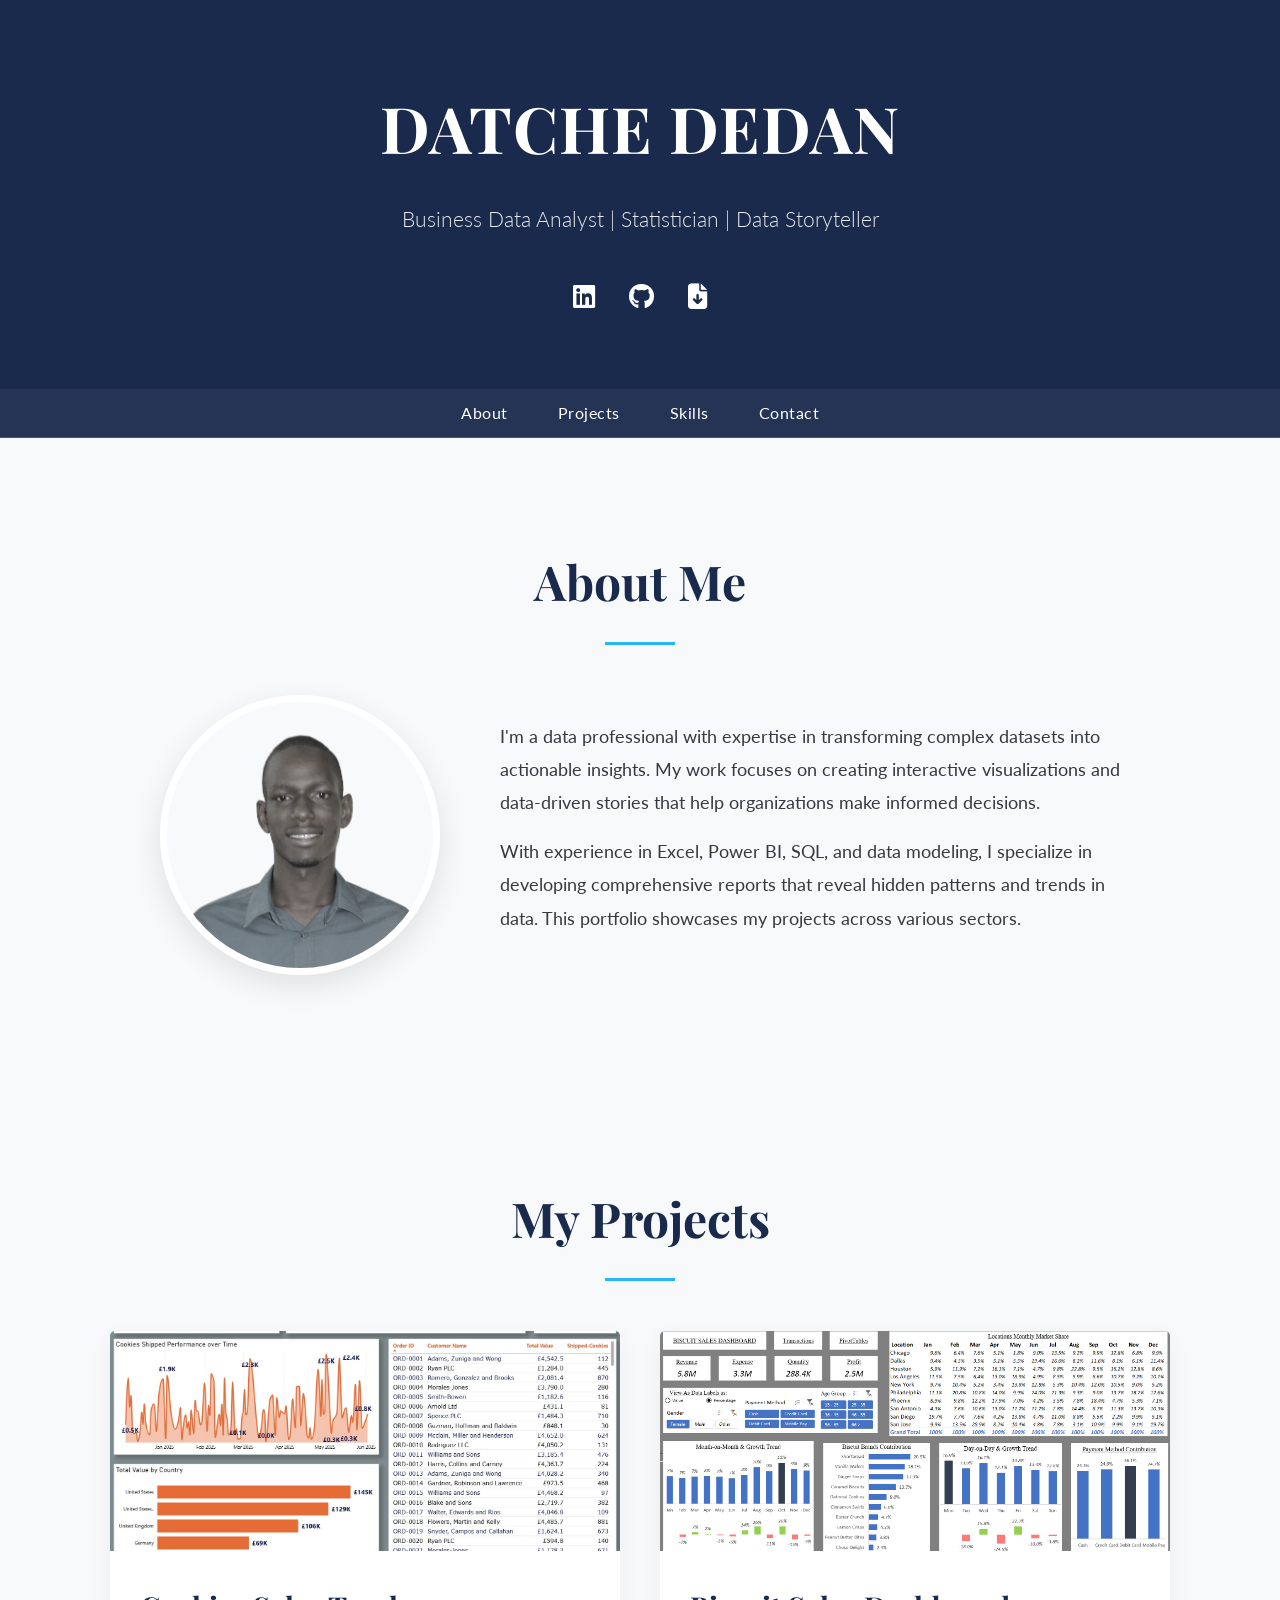
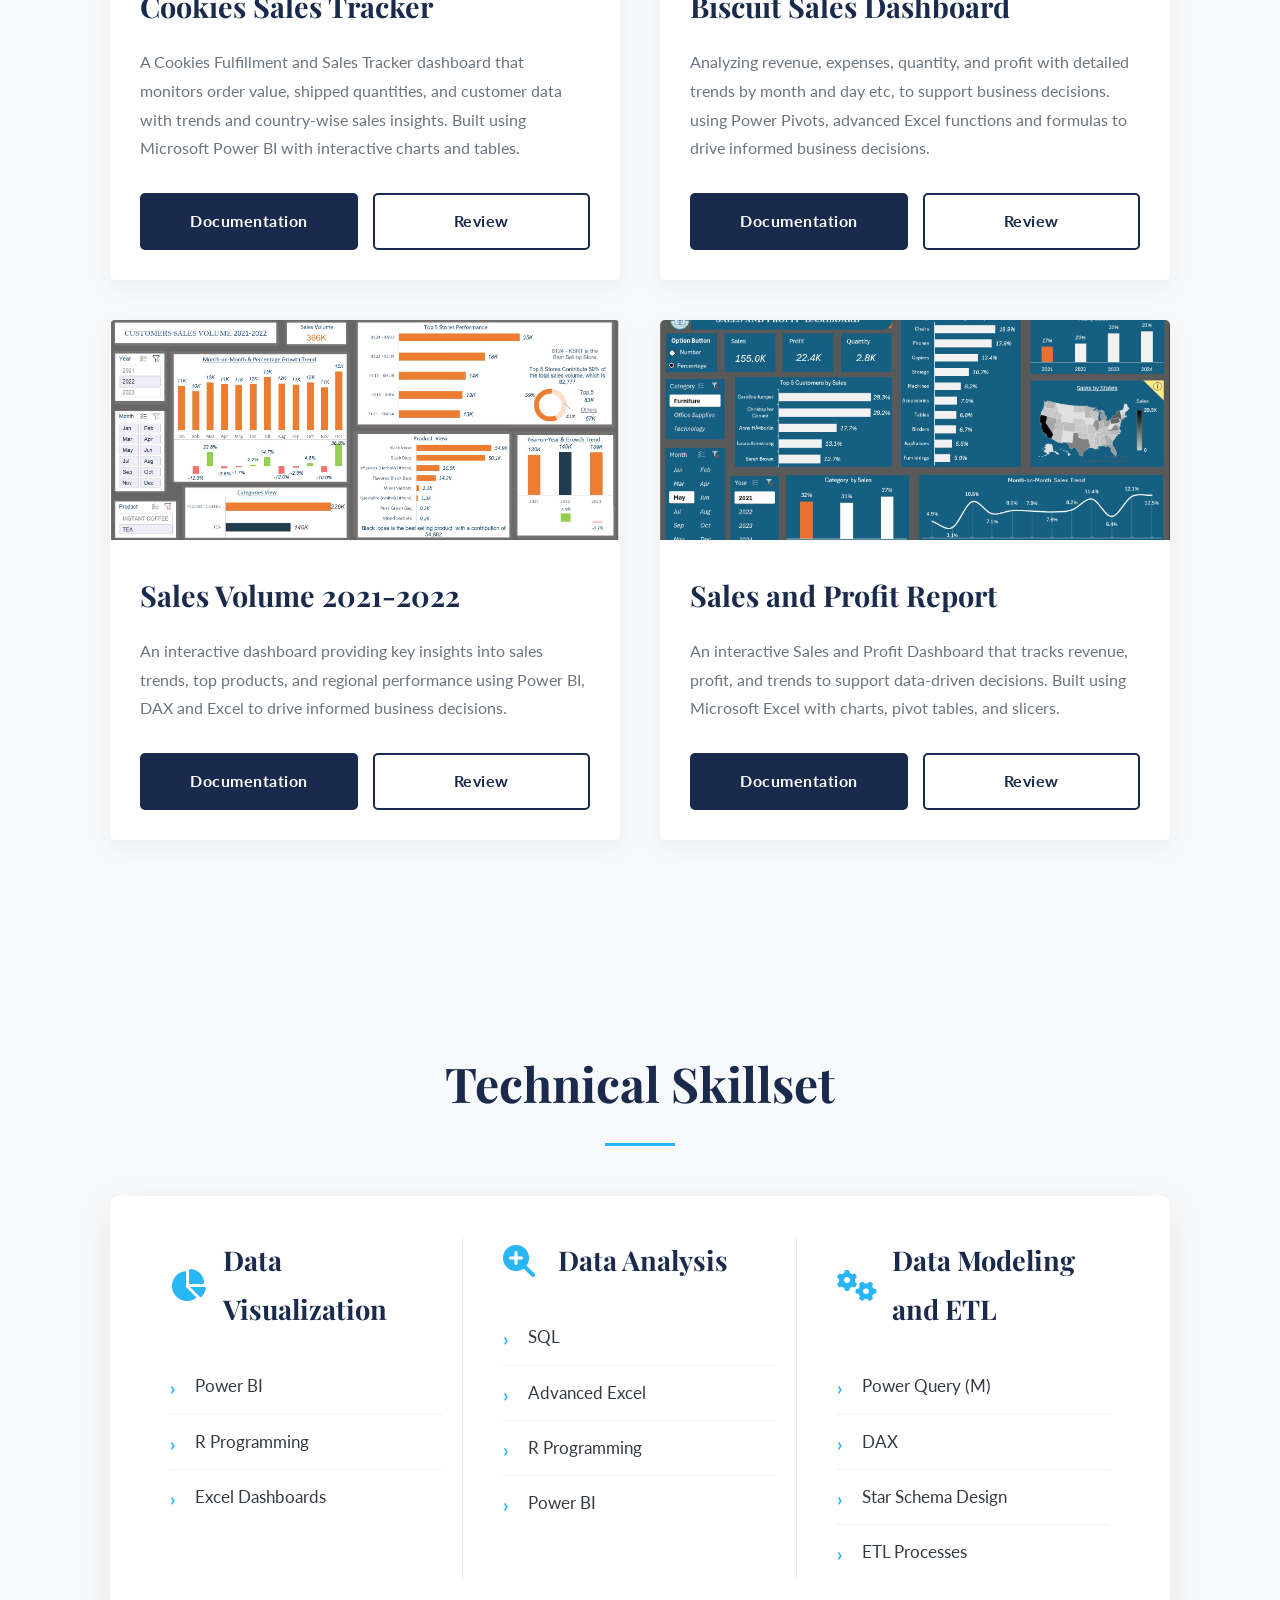
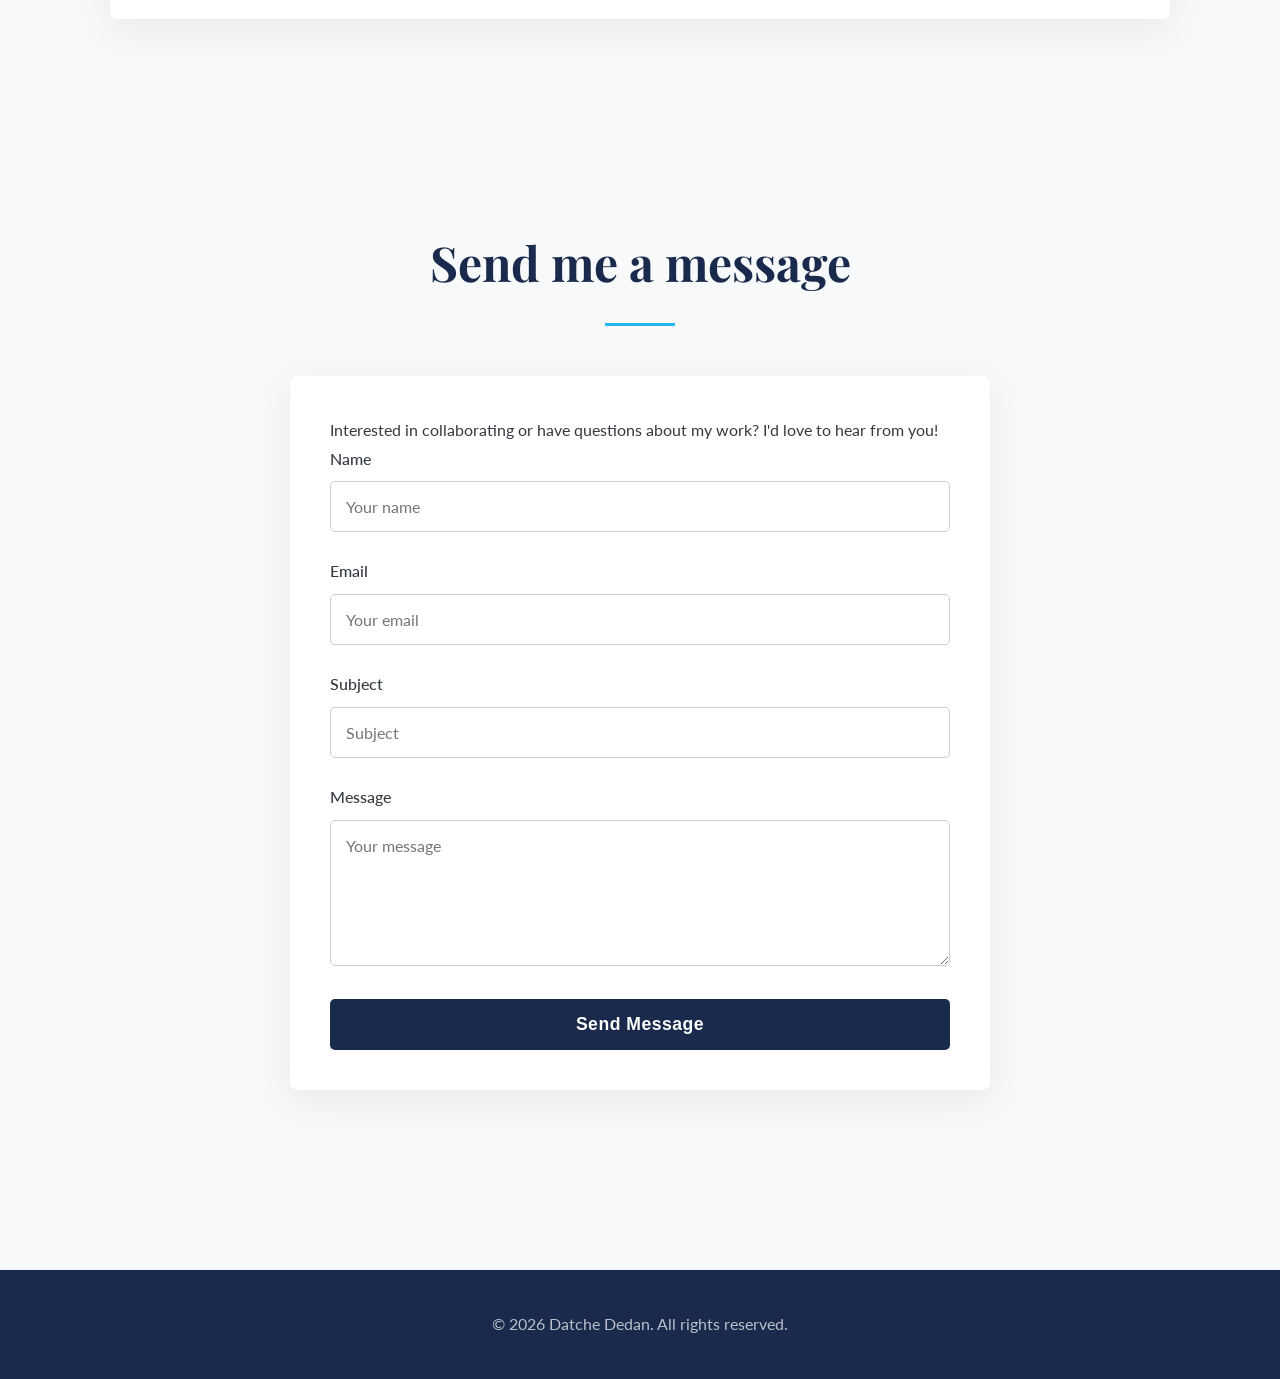
<file: index.html>
<!DOCTYPE html>
<html lang="en">
<head>
    <meta charset="UTF-8">
    <meta name="viewport" content="width=device-width, initial-scale=1.0">
    
    <title>STAT-EDGE ANALYTICS | Data Analysis Insights</title>
      
    <link rel="icon" type="images/png" href="images/favicon32.png">
    <link rel="apple-touch-icon" href="images/favicon32.png">
    <link rel="preconnect" href="https://fonts.googleapis.com">
    <link rel="preconnect" href="https://fonts.gstatic.com" crossorigin>
    <link href="https://fonts.googleapis.com/css2?family=Lato:wght@300;400;700&family=Playfair+Display:wght@500;700&display=swap" rel="stylesheet">
    <link rel="stylesheet" href="https://cdnjs.cloudflare.com/ajax/libs/font-awesome/6.4.2/css/all.min.css">
    <link rel="stylesheet" href="style.css">
</head>
<body>

<header>
    <div class="container">
        <h1>DATCHE DEDAN</h1>
        <p>Business Data Analyst | Statistician | Data Storyteller</p>
        <div class="social-links">
            <a href="https://www.linkedin.com/in/dedan-d-a366a8369" target="_blank" title="LinkedIn"><i class="fab fa-linkedin"></i></a>
            <a href="https://github.com/StatEdge-Analytics" target="_blank" title="GitHub"><i class="fab fa-github"></i></a>
            <a href="assets/Datche Dedan Resume.pdf" download title="Download CV"><i class="fas fa-file-arrow-down"></i></a>
        </div>
    </div>
</header>

<nav>
    <div class="container">
        <ul>
            <li><a href="#about">About</a></li>
            <li><a href="#projects">Projects</a></li>
            <li><a href="#skills">Skills</a></li>
            <li><a href="#contact">Contact</a></li>
        </ul>
    </div>
</nav>

<section id="about" class="section">
    <div class="container">
        <h2>About Me</h2>
        <div class="about-content">
            <img src="images/Profile.png" alt="Datche Dedan" class="profile-photo">
            <div class="about-text">
                <p> I'm a data professional with expertise in transforming complex datasets into actionable insights.
                 My work focuses on creating interactive visualizations and data-driven stories that help organizations make informed decisions.</p>
                <p>With experience in Excel, Power BI, SQL, and data modeling, I specialize in developing comprehensive reports that reveal hidden patterns and trends in data.
                 This portfolio showcases my projects across various sectors.</p>
            </div>
        </div>
    </div>
</section>

<section id="projects" class="section">
    <div class="container">
        <h2>My Projects</h2>
        <div class="projects-grid">

             <div class="project-card">
                <img src="images/Screenshot 2026-02-27 113903.jpg" alt="Project One Preview">
                <div class="project-card-content">
                    <h3>Cookies Sales Tracker</h3>
                    <p>A Cookies Fulfillment and Sales Tracker dashboard that monitors order value, shipped quantities,
                         and customer data with trends and country-wise sales insights. 
                        Built using Microsoft Power BI with interactive charts and tables.</p>
                    <div class="project-buttons">
                        <a href="documentation/cookies-sales-doc.html" target="_blank" class="btn" rel="noopener noreferrer">Documentation</a>
                       <a href="https://github.com/StatEdge-Analytics/Portfolio.github.io/blob/main/README.md" target="_blank" class="btn btn-secondary">Review</a>
                    </div>
                </div>
            </div>

            <div class="project-card">
                <img src="images/biscuits sales.png" alt="Project Two Preview">
                <div class="project-card-content">
                    <h3>Biscuit Sales Dashboard</h3>
                    <p>Analyzing revenue, expenses, quantity, and profit with detailed trends by month and day etc, to support business decisions.
                        using Power Pivots, advanced Excel functions and formulas to drive informed business decisions.
                    </p>
                    <div class="project-buttons">
                        <a href="documentation/biscuit-sales-doc.html" target="_blank" class="btn" rel="noopener noreferrer">Documentation</a>
                        <a href="https://github.com/StatEdge-Analytics/Portfolio.github.io/blob/main/README.md" target="_blank" class="btn btn-secondary">Review</a>
                    </div>
                </div>
            </div>

            <div class="project-card">
                <img src="images/Screenshot 2026-01-06 020429.jpg" alt="Project Three Preview">
                <div class="project-card-content">
                    <h3>Sales Volume 2021-2022</h3>
                    <p>An interactive dashboard providing key insights into sales trends, top products, and 
                        regional performance using Power BI, DAX and Excel to drive informed business decisions.</p>
                    <div class="project-buttons">
                        <a href="documentation/sales-volume-doc.html" target="_blank" class="btn" rel="noopener noreferrer">Documentation</a>
                        <a href="https://github.com/StatEdge-Analytics/Portfolio.github.io/blob/main/README.md" target="_blank" class="btn btn-secondary">Review</a>
                    </div>
                </div>
            </div>

            <div class="project-card">
                <img src="images/sales and profit.jpg" alt="Project Four Preview">
                <div class="project-card-content">
                    <h3>Sales and Profit Report</h3>
                    <p>An interactive Sales and Profit Dashboard that tracks revenue, profit, and trends to support data-driven decisions. 
                    Built using Microsoft Excel with charts, pivot tables, and slicers.</p>
                    <div class="project-buttons">
                        <a href="documentation/sales-doc.html" target="_blank" class="btn" rel="noopener noreferrer">Documentation</a>
                        <a href="https://github.com/StatEdge-Analytics/Portfolio.github.io/blob/main/README.md" target="_blank" class="btn btn-secondary">Review</a>
                    </div>
                </div>
            </div>

        </div>
    </div>
</section>

<section id="skills" class="section">
    <div class="container">
        <h2>Technical Skillset</h2>
        <div class="skills-table">
        
            <div class="skill-column">
                <div class="skill-header">
                    <i class="fas fa-chart-pie"></i>
                    <h3>Data Visualization</h3>
                </div>
                <ul class="skill-list">
                    <li>Power BI</li>
                    <li>R Programming</li>
                    <li>Excel Dashboards</li>
                </ul>
            </div>

            <div class="skill-column">
                <div class="skill-header">
                    <i class="fas fa-search-plus"></i>
                    <h3>Data Analysis</h3>
                </div>
                <ul class="skill-list">
                    <li>SQL</li>
                    <li>Advanced Excel</li>
                    <li>R Programming</li>
                    <li>Power BI</li>
                </ul>
            </div>

            <div class="skill-column">
                <div class="skill-header">
                    <i class="fas fa-cogs"></i>
                    <h3>Data Modeling and ETL</h3>
                </div>
                <ul class="skill-list">
                    <li>Power Query (M)</li>
                    <li>DAX</li>
                    <li>Star Schema Design</li>
                    <li>ETL Processes</li>
                </ul>
            </div>

        </div>
    </div>
</section>

<section id="contact" class="section">
    <div class="container">
        <h2>Send me a message</h2>

        <form action="https://formsubmit.co/dedand418@gmail.com" method="POST" class="contact-form">
            <p> Interested in collaborating or have questions about my work? I'd love to hear from you!
            </p>
            <div class="form-group">
                <label for="name">Name</label>
                <input type="text" name="name" id="name" placeholder="Your name" required>
            </div>
            <div class="form-group">
                <label for="email">Email</label>
                <input type="email" name="email" id="email" placeholder="Your email" required>
            </div>
            <div class="form-group">
                <label for="subject">Subject</label>
                <input type="text" name="subject" id="subject" placeholder="Subject" required>
            </div>
            <div class="form-group">
                <label for="message">Message</label>
                <textarea name="message" id="message" rows="6" placeholder="Your message" required></textarea>
            </div>
            <button type="submit" class="btn">Send Message</button>
        </form>
    </div>
</section>

<footer>
    <div class="container">
        <p>&copy; 2026 Datche Dedan. All rights reserved.</p>
    </div>
</footer>

<script src="main.js"></script>

</body>
</html>
</file>
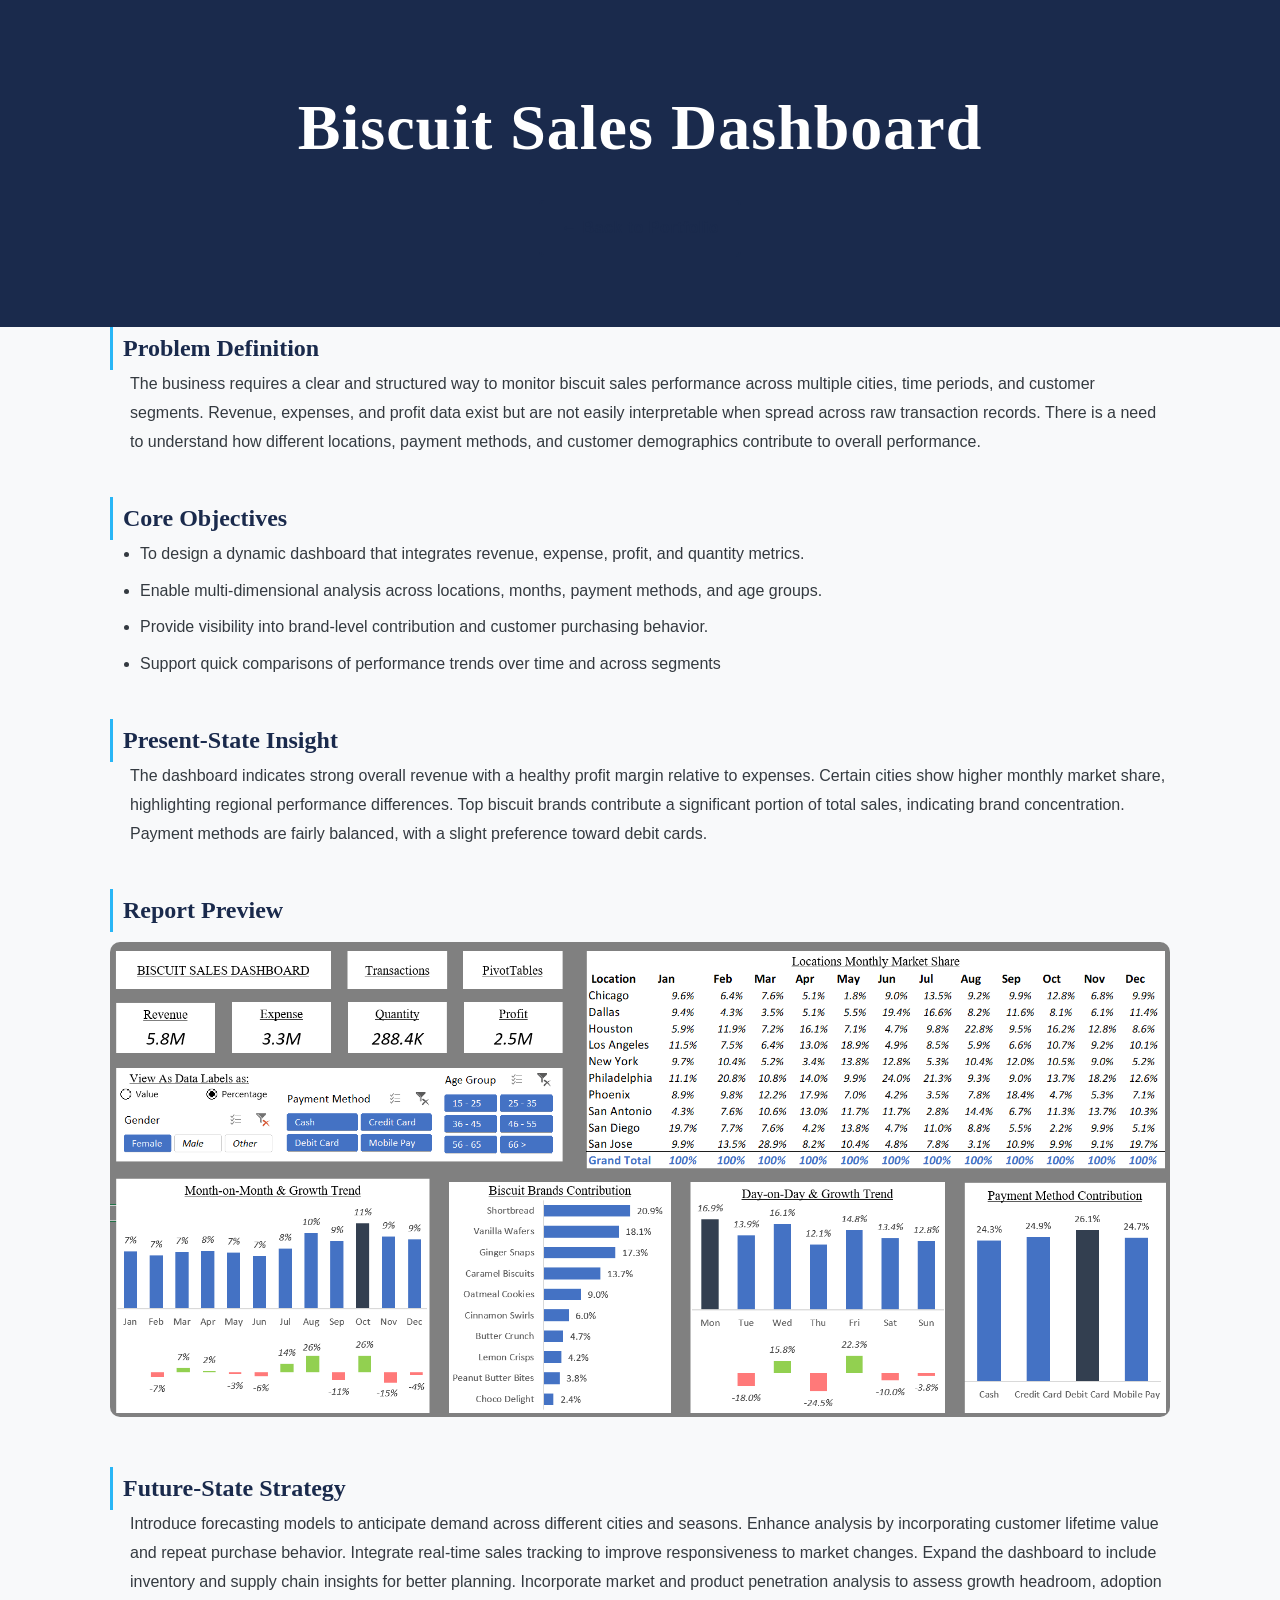
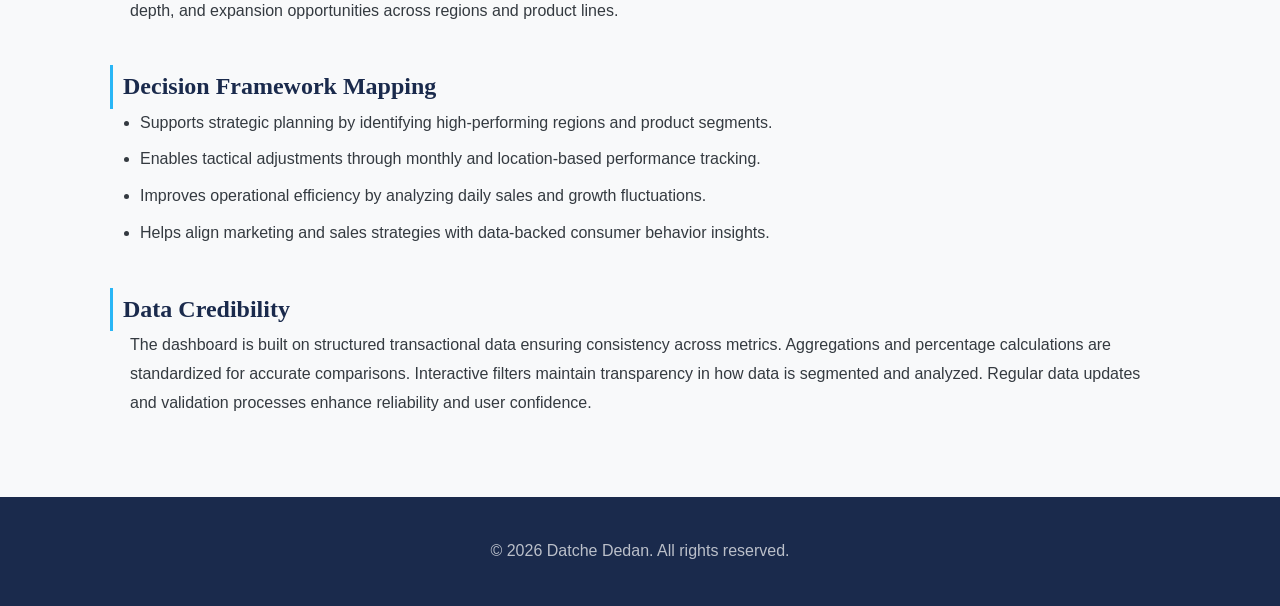
<file: documentation/biscuit-sales-doc.html>
<!DOCTYPE html>
<html lang="en">
<head>
    <meta charset="UTF-8">
    <meta name="viewport" content="width=device-width, initial-scale=1.0">
    <title>Project Documentation</title>
    <link rel="stylesheet" href="../style.css">
    <link rel="icon" type="images/png" href="../images/li.png">
    <link rel="apple-touch-icon" href="../images/li.png">
</head>
<body>

<header>
    <div class="container">
        <h1>Biscuit Sales Dashboard</h1>
        <a href="../index.html" class="btn btn-secondary">← Back to Portfolio</a>
    </div>
</header>

<main class="container documentation">

    <!-- Problem Reconstruction -->
    <section>
        <h2>Problem Definition</h2>
        <p>
        The business requires a clear and structured way to monitor biscuit sales performance across multiple cities, time periods, and customer segments. 
        Revenue, expenses, and profit data exist but are not easily interpretable when spread across raw transaction records. 
        There is a need to understand how different locations, payment methods, and customer demographics contribute to overall performance.
    </p>
    </section>

    <!-- Core Objectives -->
    <section>
        <h2>Core Objectives</h2>
        <ul>
            <li>To design a dynamic dashboard that integrates revenue, expense, profit, and quantity metrics.</li>
            <li>Enable multi-dimensional analysis across locations, months, payment methods, and age groups.</li>
            <li>Provide visibility into brand-level contribution and customer purchasing behavior.</li>
            <li>Support quick comparisons of performance trends over time and across segments</li>
        </ul>
    </section>

    <!-- Present-State Insight -->
    <section>
        <h2>Present-State Insight</h2>
        <p>
            The dashboard indicates strong overall revenue with a healthy profit margin relative to expenses. 
            Certain cities show higher monthly market share, highlighting regional performance differences. 
            Top biscuit brands contribute a significant portion of total sales, indicating brand concentration. 
            Payment methods are fairly balanced, with a slight preference toward debit cards.
        </p>
    </section>

    <!-- Preview / Screenshot -->
    <section>
        <h2>Report Preview</h2>
        <div class="doc-images">
            <img src="../images/biscuits sales.png" alt="Biscuit Sales Dashboard">
        </div>
    </section>

    <!-- Future-State Strategy -->
    <section>
        <h2>Future-State Strategy</h2>
        <p>
          Introduce forecasting models to anticipate demand across different cities and seasons. 
          Enhance analysis by incorporating customer lifetime value and repeat purchase behavior. 
          Integrate real-time sales tracking to improve responsiveness to market changes. 
          Expand the dashboard to include inventory and supply chain insights for better planning.
          Incorporate market and product penetration analysis to assess growth headroom, adoption depth, 
          and expansion opportunities across regions and product lines.
        </p>
    </section>

    <!-- Decision Framework Mapping -->
    <section>
        <h2>Decision Framework Mapping</h2>
        <ul>
            <li>Supports strategic planning by identifying high-performing regions and product segments.</li> 
            <li>Enables tactical adjustments through monthly and location-based performance tracking.</li> 
            <li>Improves operational efficiency by analyzing daily sales and growth fluctuations. 
            <li>Helps align marketing and sales strategies with data-backed consumer behavior insights.</li>
        </ul>
    </section>

    <!-- Data Credibility -->
    <section>
        <h2>Data Credibility</h2>
        <p>
           The dashboard is built on structured transactional data ensuring consistency across metrics. 
           Aggregations and percentage calculations are standardized for accurate comparisons. 
           Interactive filters maintain transparency in how data is segmented and analyzed. 
           Regular data updates and validation processes enhance reliability and user confidence.
        </p>
    </section>

</main>

<footer>
    <div class="container">
        <p>&copy; 2026 Datche Dedan. All rights reserved.</p>
    </div>
</footer>

</body>
</html>
</file>
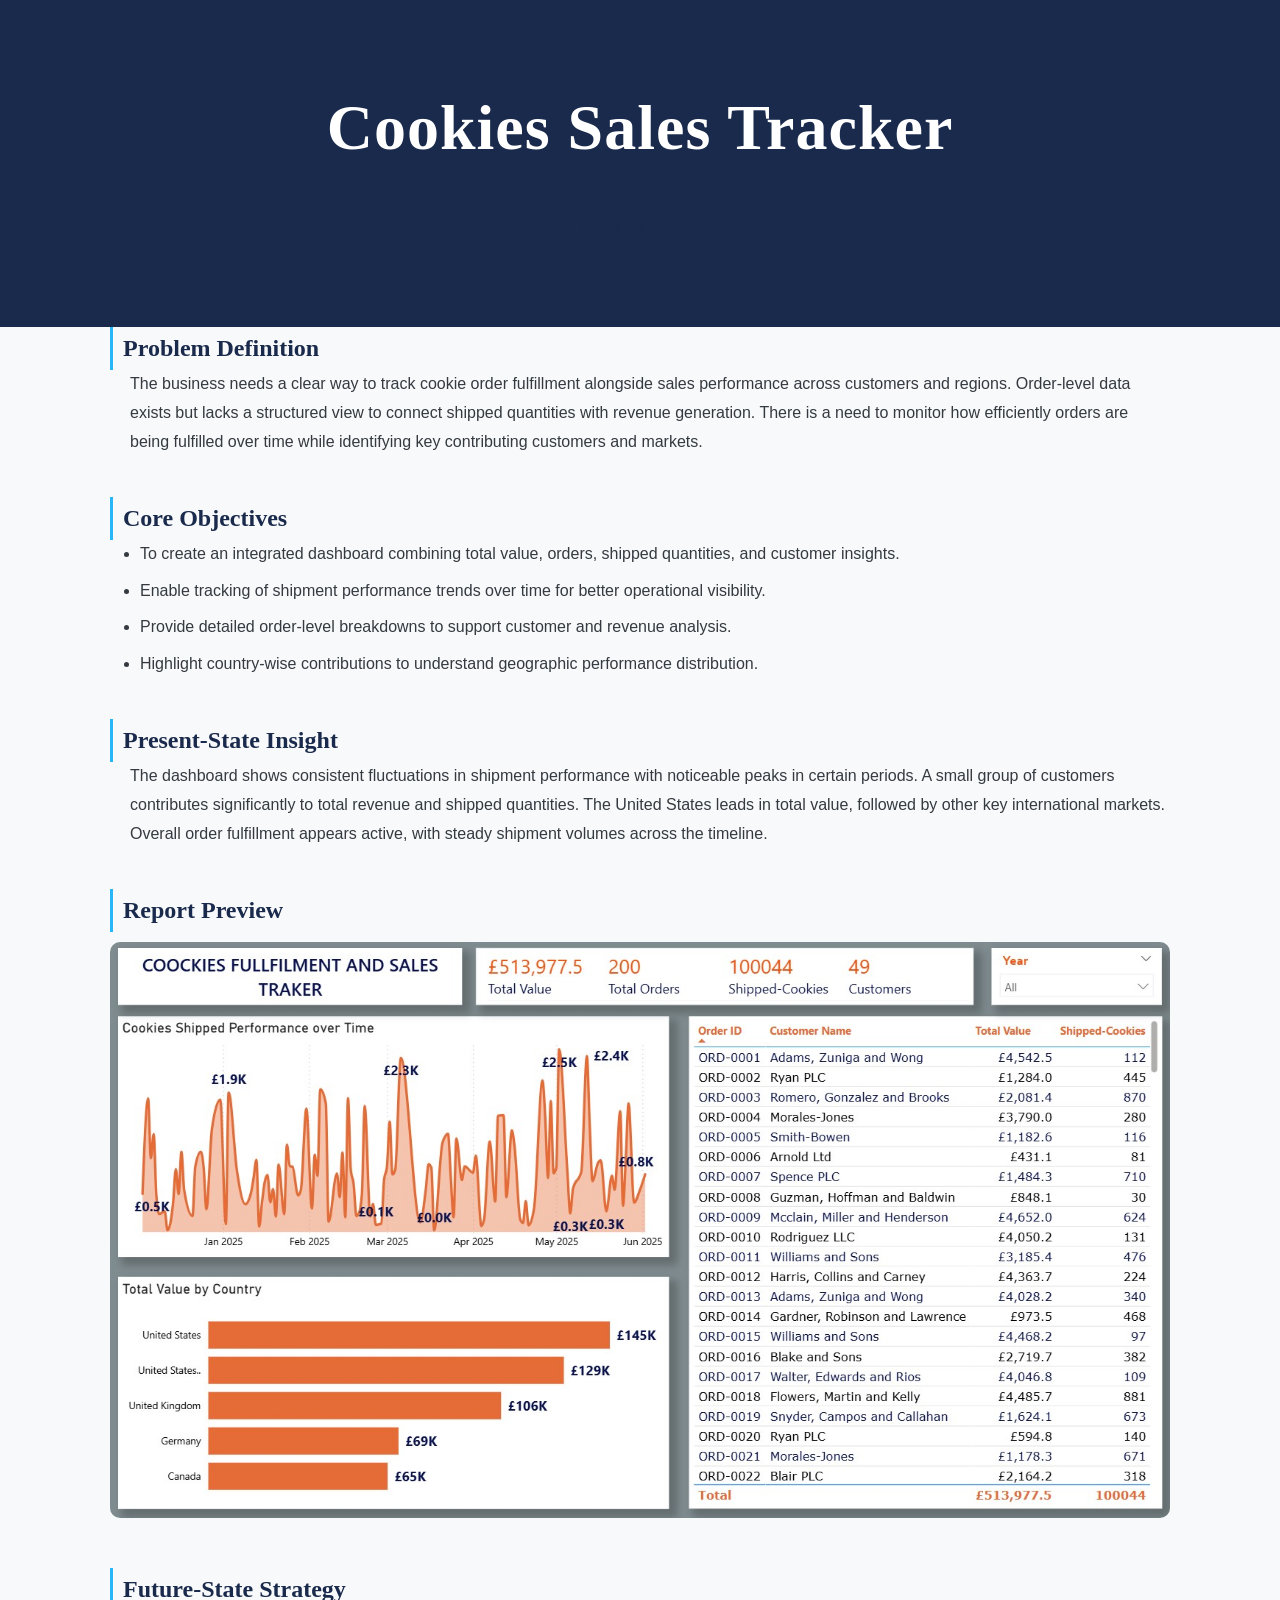
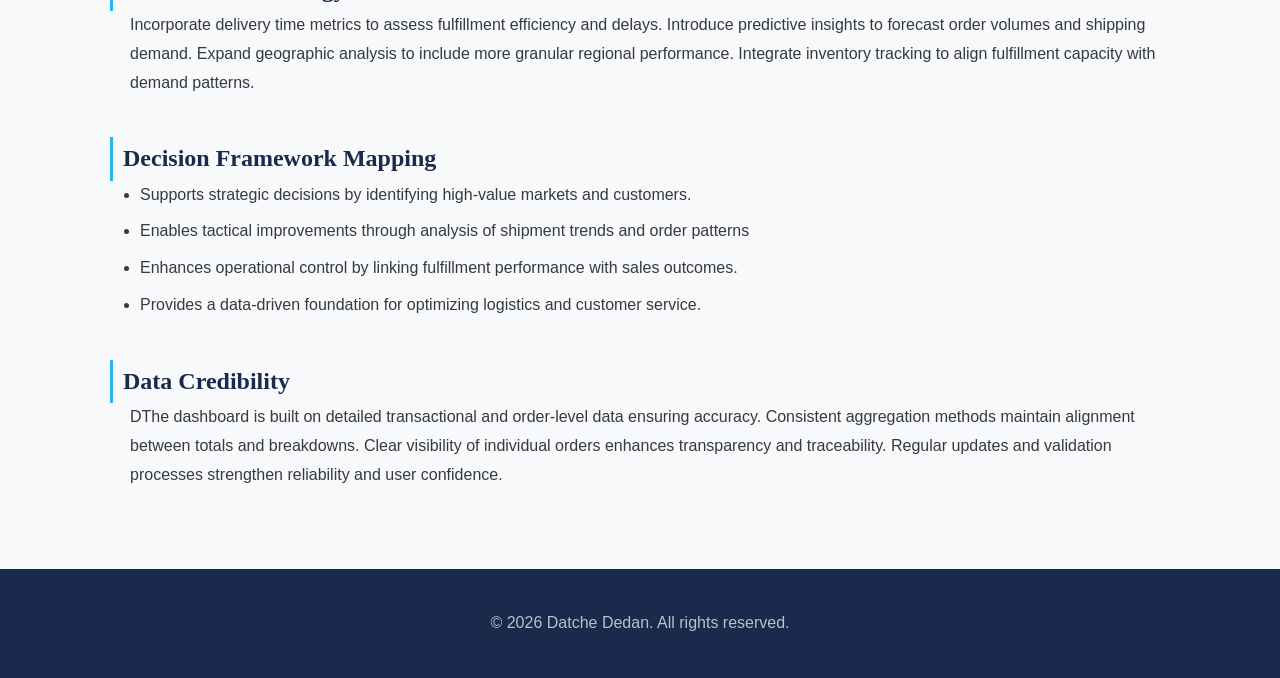
<file: documentation/cookies-sales-doc.html>
<!DOCTYPE html>
<html lang="en">
<head>
    <meta charset="UTF-8">
    <meta name="viewport" content="width=device-width, initial-scale=1.0">
    <title>Project Documentation</title>
    <link rel="stylesheet" href="../style.css">
    <link rel="icon" type="images/png" href="../images/li.png">
    <link rel="apple-touch-icon" href="../images/li.png">

</head>
<body>

<header>
    <div class="container">
        <h1>Cookies Sales Tracker</h1>
        <a href="../index.html" class="btn btn-secondary">← Back to Portfolio</a>
    </div>
</header>

<main class="container documentation">

    <!-- Problem Reconstruction -->
    <section>
        <h2>Problem Definition</h2>
        <p>
            The business needs a clear way to track cookie order fulfillment alongside sales performance across customers and regions. 
            Order-level data exists but lacks a structured view to connect shipped quantities with revenue generation. 
            There is a need to monitor how efficiently orders are being fulfilled over time while identifying key contributing customers and markets.
        </p>
    </section>

    <!-- Core Objectives -->
    <section>
        <h2>Core Objectives</h2>
        <ul>
            <li>To create an integrated dashboard combining total value, orders, shipped quantities, and customer insights.</li>
            <li>Enable tracking of shipment performance trends over time for better operational visibility.</li>
            <li>Provide detailed order-level breakdowns to support customer and revenue analysis.</li>
            <li>Highlight country-wise contributions to understand geographic performance distribution.</li>
        </ul>
    </section>

    <!-- Present-State Insight -->
    <section>
        <h2>Present-State Insight</h2>
        <p>
           The dashboard shows consistent fluctuations in shipment performance with noticeable peaks in certain periods. 
           A small group of customers contributes significantly to total revenue and shipped quantities. 
           The United States leads in total value, followed by other key international markets. 
           Overall order fulfillment appears active, with steady shipment volumes across the timeline.
        </p>
    </section>

    <!-- Preview / Screenshot -->
    <section>
        <h2>Report Preview</h2>
        <div class="doc-images">
            <img src="../images/Screenshot 2026-02-27 113903.jpg" alt="Cookies Sales Tracker">
        </div>
    </section>

    <!-- Future-State Strategy -->
    <section>
        <h2>Future-State Strategy</h2>
        <p>
           Incorporate delivery time metrics to assess fulfillment efficiency and delays. 
           Introduce predictive insights to forecast order volumes and shipping demand. 
           Expand geographic analysis to include more granular regional performance.
           Integrate inventory tracking to align fulfillment capacity with demand patterns.
        </p>
    </section>

    <!-- Decision Framework Mapping -->
    <section>
        <h2>Decision Framework Mapping</h2>
        <ul>
            <li>Supports strategic decisions by identifying high-value markets and customers.</li>
            <li>Enables tactical improvements through analysis of shipment trends and order patterns</li>
            <li>Enhances operational control by linking fulfillment performance with sales outcomes.</li>
            <li>Provides a data-driven foundation for optimizing logistics and customer service.</li>
        </ul>
    </section>

    <!-- Data Credibility -->
    <section>
        <h2>Data Credibility</h2>
        <p>
            DThe dashboard is built on detailed transactional and order-level data ensuring accuracy. 
            Consistent aggregation methods maintain alignment between totals and breakdowns. 
            Clear visibility of individual orders enhances transparency and traceability. 
            Regular updates and validation processes strengthen reliability and user confidence.
        </p>
    </section>

</main>

<footer>
    <div class="container">
        <p>&copy; 2026 Datche Dedan. All rights reserved.</p>
    </div>
</footer>

</body>
</html>
</file>
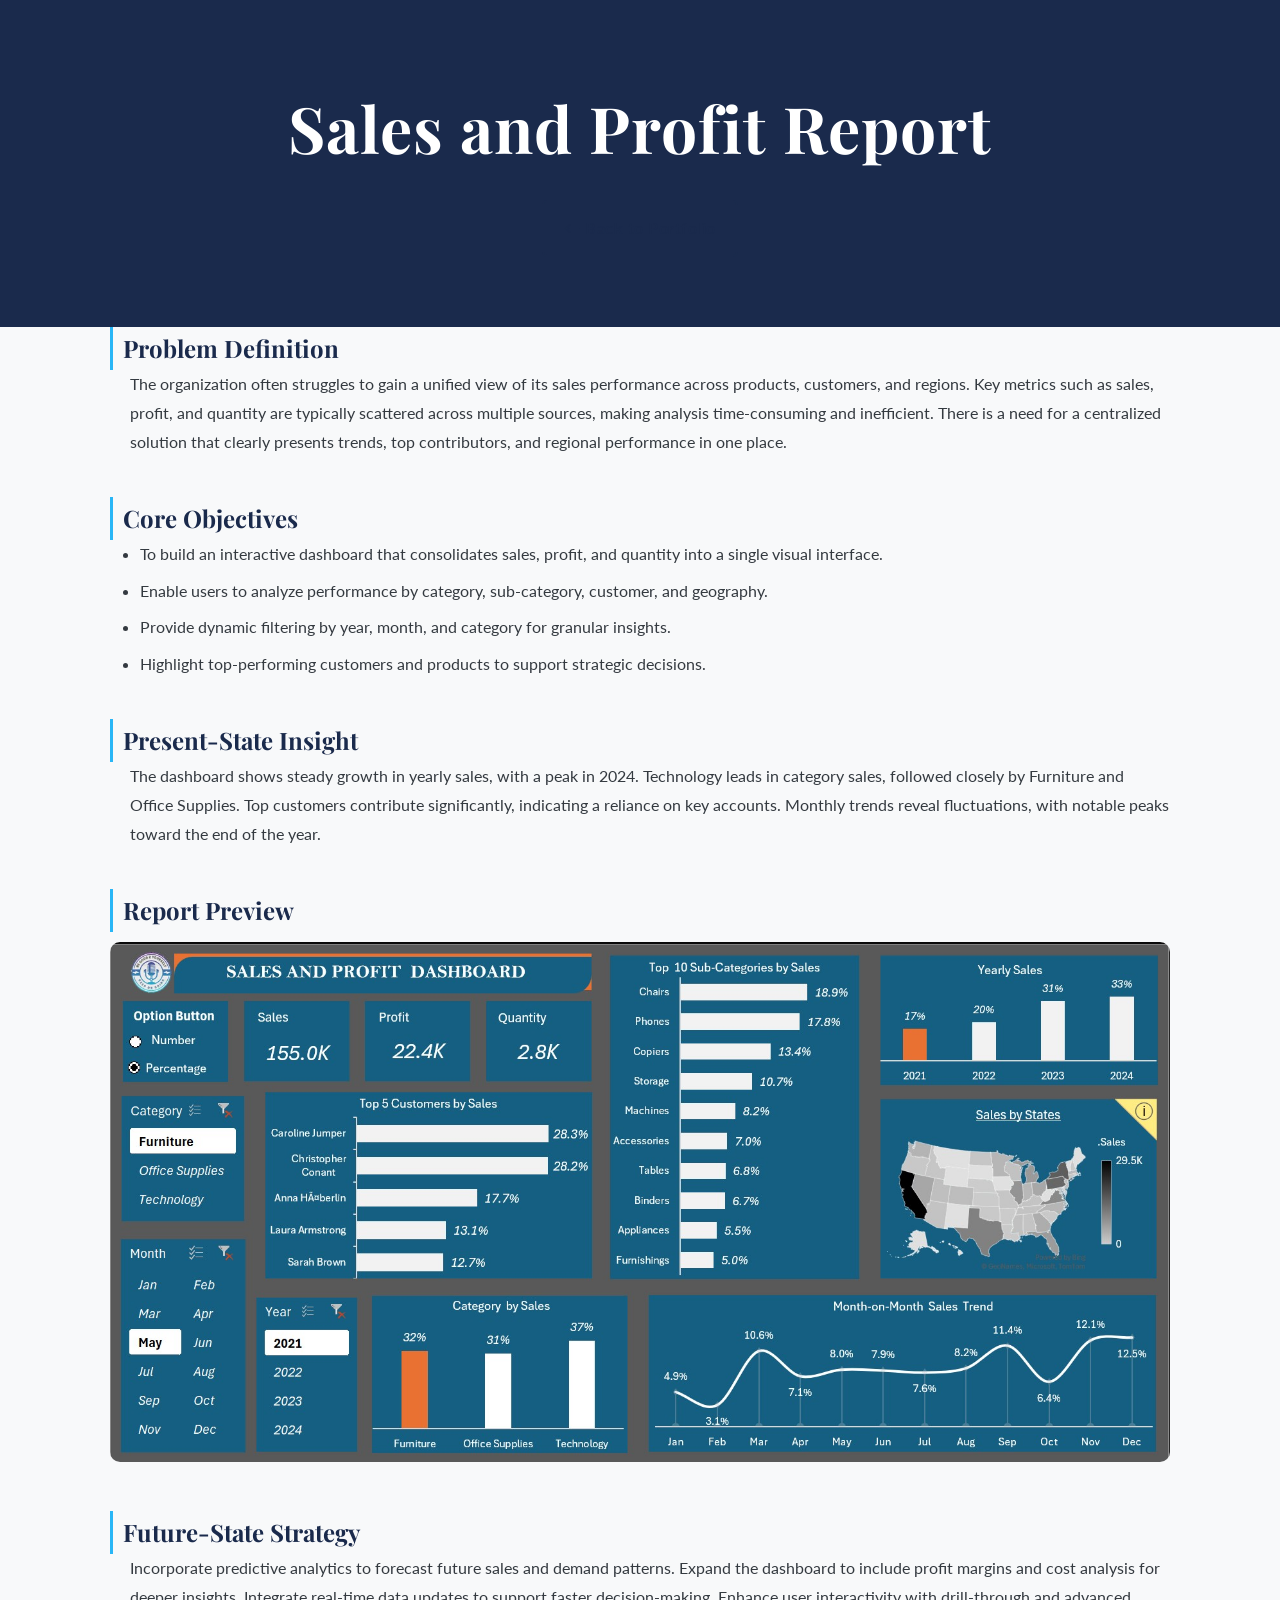
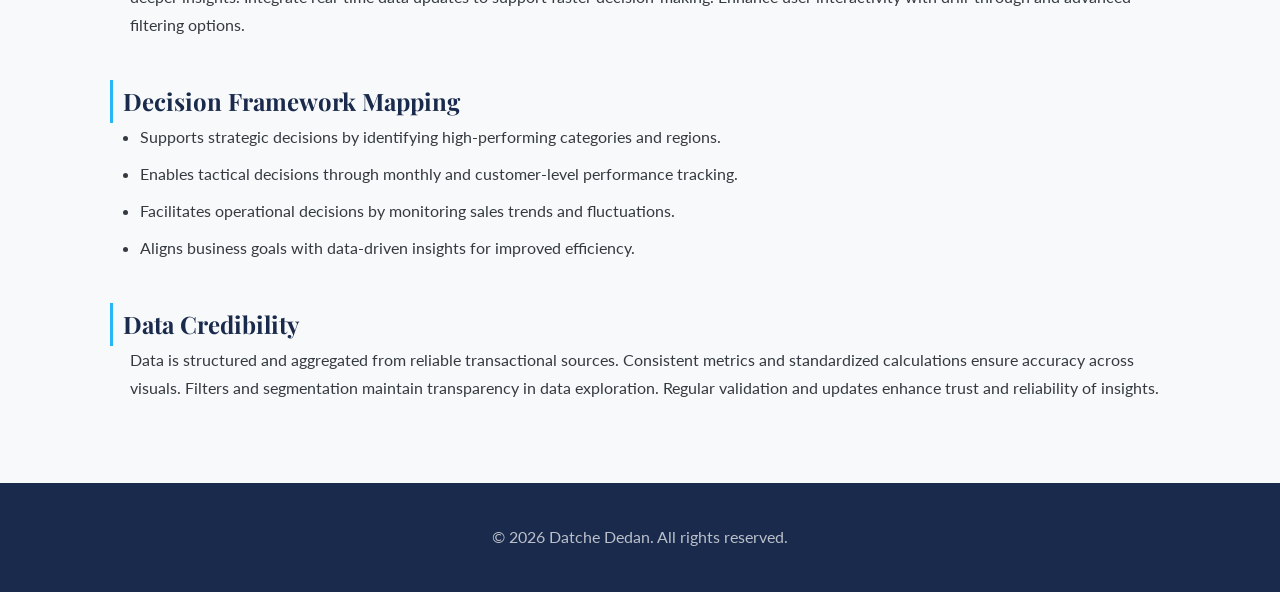
<file: documentation/sales-doc.html>
<!DOCTYPE html>
<html lang="en">
<head>
    <meta charset="UTF-8">
    <meta name="viewport" content="width=device-width, initial-scale=1.0">
    <title>Project Documentation</title>
    <link rel="stylesheet" href="../style.css">
    <link rel="icon" type="images/png" href="../images/li.png">
    <link rel="apple-touch-icon" href="../images/li.png">

    <!-- Google Fonts for Elegant Typography -->
    <link rel="preconnect" href="https://fonts.googleapis.com">
    <link rel="preconnect" href="https://fonts.gstatic.com" crossorigin>
    <link href="https://fonts.googleapis.com/css2?family=Lato:wght@300;400;700&family=Playfair+Display:wght@500;700&display=swap" rel="stylesheet">
    
    <!-- Font Awesome for Icons -->
    <link rel="stylesheet" href="https://cdnjs.cloudflare.com/ajax/libs/font-awesome/6.4.2/css/all.min.css">
    
</head>
<body>

<header>
    <div class="container">
        <h1>Sales and Profit Report</h1>
        <a href="../index.html" class="btn btn-secondary">← Back to Portfolio</a>
    </div>
</header>

<main class="container documentation">

    <!-- Problem Reconstruction -->
    <section>
        <h2>Problem Definition</h2>
        <p>
        The organization often struggles to gain a unified view of its sales performance across products, customers, and regions. 
        Key metrics such as sales, profit, and quantity are typically scattered across multiple sources, making analysis time-consuming and inefficient. 
        There is a need for a centralized solution that clearly presents trends, top contributors, and regional performance in one place.</p>
    </section>

    <!-- Core Objectives -->
    <section>
        <h2>Core Objectives</h2>
        <ul>
            <li>To build an interactive dashboard that consolidates sales, profit, and quantity into a single visual interface.</li>
            <li>Enable users to analyze performance by category, sub-category, customer, and geography.</li>
            <li>Provide dynamic filtering by year, month, and category for granular insights.</li>
            <li>Highlight top-performing customers and products to support strategic decisions.</li>
        </ul>
    </section>

    <!-- Present-State Insight -->
    <section>
        <h2>Present-State Insight</h2>
        <p>
           The dashboard shows steady growth in yearly sales, with a peak in 2024. 
           Technology leads in category sales, followed closely by Furniture and Office Supplies. 
           Top customers contribute significantly, indicating a reliance on key accounts. 
           Monthly trends reveal fluctuations, with notable peaks toward the end of the year.
    </section>

    <!-- Preview / Screenshot -->
    <section>
        <h2>Report Preview</h2>
        <div class="doc-images">
            <img src="../images/sales and profit.jpg" alt="Sales and Profit Report">
        </div>
    </section>

    <!-- Future-State Strategy -->
    <section>
        <h2>Future-State Strategy</h2>
        <p>
           Incorporate predictive analytics to forecast future sales and demand patterns. 
           Expand the dashboard to include profit margins and cost analysis for deeper insights. 
           Integrate real-time data updates to support faster decision-making. 
           Enhance user interactivity with drill-through and advanced filtering options.
    </section>

    <!-- Decision Framework Mapping -->
    <section>
        <h2>Decision Framework Mapping</h2>
        <ul>
            <li>Supports strategic decisions by identifying high-performing categories and regions.</li>
            <li>Enables tactical decisions through monthly and customer-level performance tracking.</li>
            <li>Facilitates operational decisions by monitoring sales trends and fluctuations.</li>
            <li>Aligns business goals with data-driven insights for improved efficiency.</li>
        </ul>
    </section>

    <!-- Data Credibility -->
    <section>
        <h2>Data Credibility</h2>
        <p>
            Data is structured and aggregated from reliable transactional sources. 
            Consistent metrics and standardized calculations ensure accuracy across visuals. 
            Filters and segmentation maintain transparency in data exploration.
            Regular validation and updates enhance trust and reliability of insights.
        </p>
    </section>

</main>

<footer>
    <div class="container">
        <p>&copy; 2026 Datche Dedan. All rights reserved.</p>
    </div>
</footer>

</body>
</html>
</file>
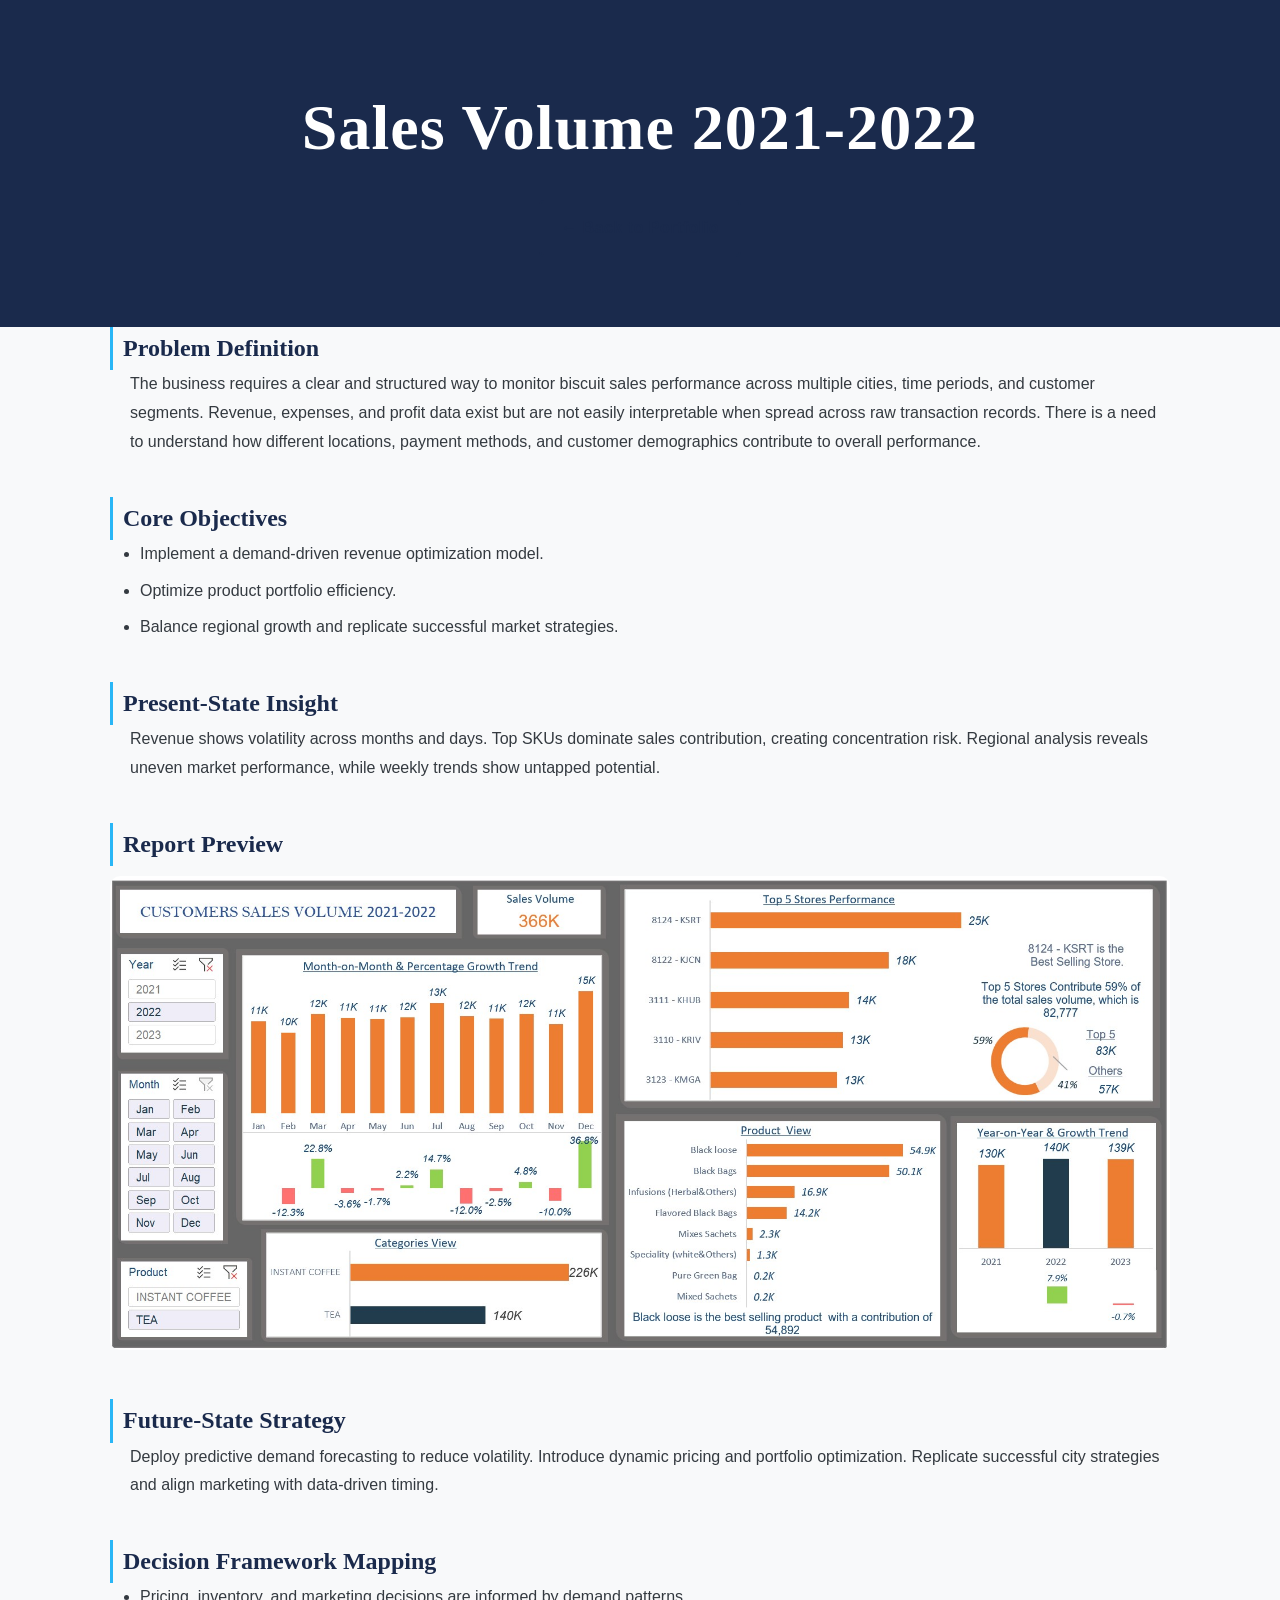
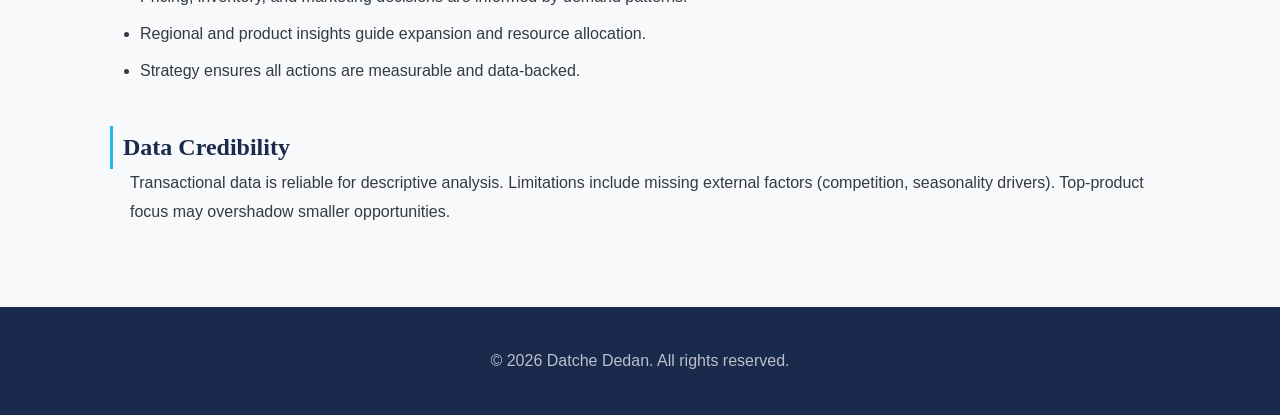
<file: documentation/sales-volume-doc.html>
<!DOCTYPE html>
<html lang="en">
<head>
    <meta charset="UTF-8">
    <meta name="viewport" content="width=device-width, initial-scale=1.0">
    <title>Project Documentation</title>
    <link rel="stylesheet" href="../style.css">
    <link rel="icon" type="images/png" href="../images/li.png">
    <link rel="apple-touch-icon" href="../images/li.png">

</head>
<body>

<header>
    <div class="container">
        <h1>Sales Volume 2021-2022</h1>
        <a href="../index.html" class="btn btn-secondary">← Back to Portfolio</a>
    </div>
</header>

<main class="container documentation">

    <!-- Problem Reconstruction -->
    <section>
        <h2>Problem Definition</h2>
        <p>
           The business requires a clear and structured way to monitor biscuit sales performance across multiple cities, time periods, and customer segments. 
        Revenue, expenses, and profit data exist but are not easily interpretable when spread across raw transaction records. 
        There is a need to understand how different locations, payment methods, and customer demographics contribute to overall performance.
    </p>
    </section>

    <!-- Core Objectives -->
    <section>
        <h2>Core Objectives</h2>
        <ul>
            <li>Implement a demand-driven revenue optimization model. </li>
            <li>Optimize product portfolio efficiency.</li>
            <li>Balance regional growth and replicate successful market strategies.</li>
        </ul>
    </section>

    <!-- Present-State Insight -->
    <section>
        <h2>Present-State Insight</h2>
        <p>
            Revenue shows volatility across months and days. Top SKUs dominate sales contribution, creating concentration risk. 
            Regional analysis reveals uneven market performance, while weekly trends show untapped potential.
        </p>
    </section>

    <!-- Preview / Screenshot -->
    <section>
        <h2>Report Preview</h2>
        <div class="doc-images">
            <img src="../images/Screenshot 2026-01-06 020429.jpg" alt="Sales Volume 2021-2022">
        </div>
    </section>

    <!-- Future-State Strategy -->
    <section>
        <h2>Future-State Strategy</h2>
        <p>
           Deploy predictive demand forecasting to reduce volatility. Introduce dynamic pricing and portfolio optimization. 
           Replicate successful city strategies and align marketing with data-driven timing.
    </section>

    <!-- Decision Framework Mapping -->
    <section>
        <h2>Decision Framework Mapping</h2>
        <ul>
            <li>Pricing, inventory, and marketing decisions are informed by demand patterns.</li>
            <li>Regional and product insights guide expansion and resource allocation.</li>
            <li>Strategy ensures all actions are measurable and data-backed.</li>
        </ul>
    </section>

    <!-- Data Credibility -->
    <section>
        <h2>Data Credibility</h2>
        <p>
            Transactional data is reliable for descriptive analysis.
            Limitations include missing external factors (competition, seasonality drivers). 
            Top-product focus may overshadow smaller opportunities.
        </p>
    </section>

</main>

<footer>
    <div class="container">
        <p>&copy; 2026 Datche Dedan. All rights reserved.</p>
    </div>
</footer>

</body>
</html>
</file>
<file: style.css>
/* --- 1. Variables (Modern Tech Palette) --- */
:root {
    --primary-color: #1A2A4C;   /* Midnight Blue */
    --secondary-color: #3D5A80; /* Slate Blue */
    --accent-color: #29B6F6;    /* Vivid Sky Blue */


    --light-bg-color: #F8F9FA;
    --white-color: #ffffff;
    --dark-text-color: #343A40;
    --light-text-color: #6c757d;
    --card-bg-color: #ffffff;
    
    /* Fonts */
    --font-heading: 'Playfair Display', serif;
    --font-body: 'Lato', sans-serif;
}

/* --- 2. Base & Reset Styles --- */
* {
    margin: 0;
    padding: 0;
    box-sizing: border-box;
}

html {
    scroll-behavior: smooth;
}

body {
    font-family: var(--font-body);
    font-weight: 400;
    line-height: 1.8;
    background-color: var(--light-bg-color);
    color: var(--dark-text-color);
    overflow-x: hidden;
}

.container {
    width: 90%;
    max-width: 1100px;
    margin: 0 auto;
    padding: 0 20px;
}

a {
    text-decoration: none;
    color: var(--accent-color);
    transition: all 0.3s ease-in-out;
}

a:hover {
    opacity: 0.8;
}

img {
    max-width: 100%;
    height: auto;
}

/* --- 3. Header --- */
header {
    background: var(--primary-color);
    color: var(--white-color);
    padding: 70px 0;
    text-align: center;
}

header h1 {
    font-family: var(--font-heading);
    font-size: 4rem;
    font-weight: 700;
    margin-bottom: 15px;
    letter-spacing: 1px;
}

header p {
    font-size: 1.3rem;
    font-weight: 300;
    opacity: 0.9;
    margin-bottom: 35px;
}

/* --- 3.5 Social Icons --- */
.social-links a {
    color: var(--white-color);
    font-size: 1.6rem;
    margin: 0 15px;
    transition: transform 0.3s ease, color 0.3s ease;
    display: inline-block;
}

.social-links a:hover {
    color: var(--accent-color);
    transform: translateY(-3px);
}

/* --- 4. Navigation --- */
nav {
    background-color: rgba(26, 42, 76, 0.95); /* Adjusted for new primary color */
    backdrop-filter: blur(5px);
    position: sticky;
    top: 0;
    z-index: 1000;
    border-bottom: 1px solid var(--secondary-color);
}

nav ul {
    display: flex;
    justify-content: center;
    list-style: none;
    padding: 10px 0;
}

nav ul li a {
    color: var(--white-color);
    font-weight: 400;
    padding: 15px 25px;
    font-size: 1rem;
    letter-spacing: 0.5px;
    position: relative;
}

nav ul li a::after {
    content: '';
    position: absolute;
    bottom: 10px;
    left: 50%;
    transform: translateX(-50%);
    width: 0;
    height: 2px;
    background-color: var(--accent-color);
    transition: width 0.4s ease;
}

nav ul li a:hover::after {
    width: 50%;
}

/* --- 5. Sections --- */
.section {
    padding: 100px 0;
}

.section h2 {
    text-align: center;
    font-family: var(--font-heading);
    font-size: 3rem;
    font-weight: 700;
    margin-bottom: 70px;
    position: relative;
    color: var(--primary-color);
}

.section h2::after {
    content: '';
    position: absolute;
    bottom: -20px;
    left: 50%;
    transform: translateX(-50%);
    width: 70px;
    height: 3px;
    background: var(--accent-color);
}

/* --- 5.1 About Section --- */
.about-content {
    display: flex;
    align-items: center;
    gap: 60px;
    max-width: 960px;
    margin: 0 auto;
    text-align: left;
}

.profile-photo {
    width: 280px;
    height: 280px;
    border-radius: 50%;
    object-fit: cover;
    border: 7px solid var(--white-color);
    box-shadow: 0 10px 30px rgba(0, 0, 0, 0.1);
    filter: grayscale(85%);
    transition: transform 0.4s ease, box-shadow 0.4s ease;
    
}

.profile-photo:hover {
    transform: scale(1.05);
    box-shadow: 0 20px 40px rgba(0,0,0,0.15);
    filter: grayscale(0%);
    background-color: var(--light-text-color);
}

.about-text {
    flex: 1;
}

.about-text p {
    font-size: 1.1rem;
    margin-bottom: 15px;
    line-height: 1.9;
}

/* --- 5.5 Project Cards --- */
.projects-grid {
    display: grid;
    grid-template-columns: repeat(auto-fit, minmax(340px, 1fr));
    gap: 40px;
}

.project-card {
    background: var(--card-bg-color);
    border-radius: 5px;
    overflow: hidden;
    box-shadow: 0 8px 25px rgba(0, 0, 0, 0.05);
    transition: transform 0.4s ease, box-shadow 0.4s ease;
    display: flex;
    flex-direction: column;
}

.project-card:hover {
    transform: translateY(-12px);
    box-shadow: 0 20px 40px rgba(0, 0, 0, 0.1);
}

.project-card img {
    width: 100%;
    height: 220px;
    object-fit: cover;
}

.project-card-content {
    padding: 30px;
    flex-grow: 1;
    display: flex;
    flex-direction: column;
}

.project-card-content h3 {
    font-family: var(--font-heading);
    font-size: 1.8rem;
    margin-bottom: 15px;
    color: var(--primary-color);
}

.project-card-content p {
    color: var(--light-text-color);
    margin-bottom: 30px;
    flex-grow: 1;
}

.project-buttons {
    display: flex;
    gap: 15px;
    margin-top: auto;
}

.btn {
    display: inline-block;
    background: var(--primary-color);
    color: var(--white-color);
    padding: 12px 20px;
    border-radius: 5px;
    font-weight: 700;
    text-align: center;
    transition: all 0.3s ease;
    flex: 1;
    letter-spacing: 0.5px;
    border: 2px solid transparent;
}

.btn:hover {
    background: var(--accent-color);
    color: var(--white-color);
    transform: translateY(-2px);
}

.btn-secondary {
    background: transparent;
    color: var(--primary-color);
    border: 2px solid var(--primary-color);
}

.btn-secondary:hover {
    background: var(--primary-color);
    color: var(--white-color);
}

/* --- documentation --- */
.documentation section {
    margin-bottom: 40px;
}

.documentation section p {
    font-family: var(--font-body);
}

.documentation section{
    font-family: var(--font-heading);
}

.documentation h2 {
    color: #333;
    border-left: 3px solid var(--accent-color);
    padding-left: 10px;
    color: var(--primary-color);
}

.doc-images img {
    width: 100%;
    border-radius: 10px;
    margin-top: 10px;
}

.documentation ul {
    padding-left: 30px;
    font-family: var(--font-body);
}

.documentation li {
    margin-bottom: 8px;
    font-family: var(--font-body);
}

.documentation p {
    margin-left: 20px;
}

/* --- 6. Tabular Skills Section --- */
#skills .container {
    max-width: 1100px;
}

.skills-table {
    display: grid;
    grid-template-columns: repeat(3, 1fr);
    gap: 20px;
    margin-top: 50px;
    background-color: var(--card-bg-color);
    padding: 40px;
    border-radius: 8px;
    box-shadow: 0 10px 40px rgba(0, 0, 0, 0.07);
}

.skill-column {
    padding: 0 20px;
}

.skill-column:not(:last-child) {
    border-right: 1px solid #e9ecef;
}

.skill-header {
    display: flex;
    align-items: center;
    margin-bottom: 25px;
}

.skill-header i {
    font-size: 2rem;
    color: var(--accent-color);
    margin-right: 15px;
    width: 40px;
}

.skill-header h3 {
    font-family: var(--font-heading);
    font-size: 1.7rem;
    color: var(--primary-color);
}

.skill-list {
    list-style: none;
    padding-left: 0;
}

.skill-list li {
    padding: 12px 0;
    font-size: 1.05rem;
    color: var(--dark-text-color);
    border-bottom: 1px solid #f1f3f5;
    position: relative;
    padding-left: 25px;
}

.skill-list li::before {
    content: '›';
    position: absolute;
    left: 0;
    top: 12px;
    color: var(--accent-color);
    font-weight: 700;
    font-size: 1.2rem;
}

.skill-list li:last-child {
    border-bottom: none;
}

/* --- 7. Contact Form --- */
#contact .container {
    max-width: 800px;
}

.contact-form {
    max-width: 700px;
    margin: 0 auto;
    background: var(--card-bg-color);
    padding: 40px;
    border-radius: 8px;
    box-shadow: 0 10px 40px rgba(0, 0, 0, 0.07);
}

.form-group {
    margin-bottom: 25px;
}

.contact-form label {
    display: block;
    margin-bottom: 8px;
    font-weight: 500;
    font-size: 1rem;
    color: var(--dark-text-color);
}

.contact-form input,
.contact-form textarea {
    width: 100%;
    padding: 15px;
    border: 1px solid #ccc;
    border-radius: 5px;
    font-family: var(--font-body);
    font-size: 1rem;
    transition: border-color 0.3s ease, box-shadow 0.3s ease;
}

.contact-form input:focus,
.contact-form textarea:focus {
    outline: none;
    border-color: var(--accent-color);
    box-shadow: 0 0 0 3px rgba(41, 182, 246, 0.25); /* Adjusted for new accent color */
}

.contact-form button.btn {
    width: 100%;
    padding: 15px;
    font-size: 1.1rem;
    font-weight: 700;
    letter-spacing: 0.5px;
    border: none;
    cursor: pointer;
}

/* --- 8. Footer --- */
footer {
    background: var(--primary-color);
    color: var(--white-color);
    text-align: center;
    padding: 40px 0;
    margin-top: 80px;
}

footer p {
    opacity: 0.7;
}

/* --- 9. Responsive Design --- */
@media (max-width: 992px) {
    .skills-table {
        grid-template-columns: 1fr 1fr;
    }
    .skill-column:nth-child(2) {
        border-right: none;
    }
}

@media (max-width: 768px) {
    header h1 {
        font-size: 2.8rem;
    }
    
    .about-content {
        flex-direction: column;
        text-align: center;
    }

    #projects .container {
        padding: 0 5px; 
    }

    .projects-grid {
        grid-template-columns: 1fr;
    }

    .project-card img {
        object-fit: contain;
        height: auto;
    }

    .skills-table {
        grid-template-columns: 1fr;
        padding: 20px;
        gap: 40px;
    }

    .skill-column:not(:last-child) {
        border-right: none;
        border-bottom: 1px solid #e9ecef;
        padding-bottom: 30px;
    }
}
</file>
